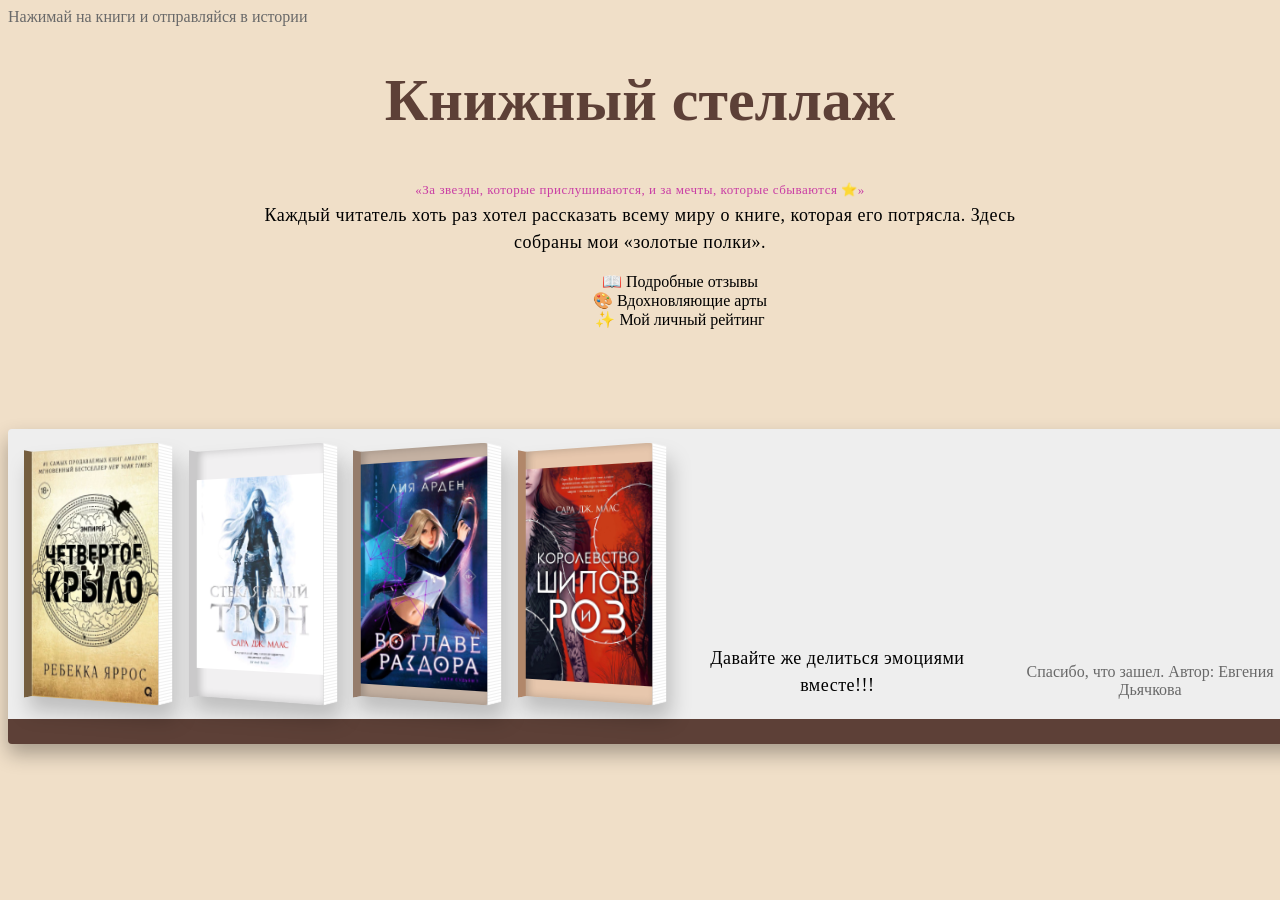
<file: index.html>
<!DOCTYPE html>
<html lang="ru"> <!-- Исправил lang -->
<head>
  <meta charset="UTF-8"> <!-- Хорошая привычка добавлять кодировку -->
  <title>Мой книжный шкаф</title>
  <link rel="stylesheet" href="first2.css"> <!-- Убедись, что файл CSS называется именно first.css -->
</head>
<body>

<header>Нажимай на книги и отправляйся в истории</header>
<h1>Книжный стеллаж</h1>
<p><q>За звезды, которые прислушиваются, и за мечты, которые сбываются &#11088</q></p>
<p>Каждый читатель хоть раз хотел рассказать всему миру о книге, которая его потрясла. Здесь собраны мои «золотые полки».</p>
 <ol>
   <ul>&#128214 Подробные отзывы</ul>
   <ul>&#127912 Вдохновляющие арты</ul>
   <ul>&#10024 Мой личный рейтинг</ul>
 </ol>  


<div class="shelf">
    <div class="scene">
        <div class="book">          
            <div class="side front">
               <a href="book1.empery.html" class="book-cover-link"> 
                  <img src="Ребекка Яррос «Четвертое крыло» — копия.jfif" alt="Цикл:Эмпирией" class="cover-img">
               </a>
            </div> 
            <div class="side spine"></div>
            <div class="side right"></div>
        </div> 
    </div> 


    <!-- Книга 2 -->
    <div class="scene">
        <div class="book">
           <div class="side front">
            <a href="book2.steclinn.html">
              <img src="Цикл _Стеклянный трон_ 2ч.jfif" alt="Цикл:Стеклянный трон" class="cover-img">
            </a>
        </div>
           <div class="side spine"></div>
           <div class="side right"></div>
        </div>
    </div>


    <!--4-->
     <div class="scene">
        <div class="book">
           <div class="side front">
            <a href="book3.4.voglave.html">
              <img src="Лия Арден «Во главе раздора» (обложка книги 2024) _ Bookglade.jfif" alt="Нити судьбы" class="cover-img">
            </a>
           </div>
           <div class="side spine"></div>
           <div class="side right"></div>
        </div>
    </div>

    <!-- Книга 5-->
    <div class="scene">
        <div class="book">
           <div class="side front">
            <a href="book4.5.kshir.html">
               <img src="Королевство шипов и роз Сара Маас книга чтение эстетика что почитать book read reading aesthetics.jfif" alt="Цикл:КШИР" class="cover-img"> 
            </a>
           </div>
           <div class="side spine"></div>
           <div class="side right"></div>
        </div>
    </div>

    <!-- Книга 6 
    <div class="scene">
        <div class="book">
           <div class="side front">Цикл:Алая королева</div>
           <div class="side spine"></div>
           <div class="side right"></div>
        </div>
    </div>
</div>-->
<div class="goread">
<p>Давайте же делиться эмоциями вместе!!!</p>
</div>
<footer>Спасибо, что зашел. Автор: Евгения Дьячкова </footer>
</body>
</html>
</file>
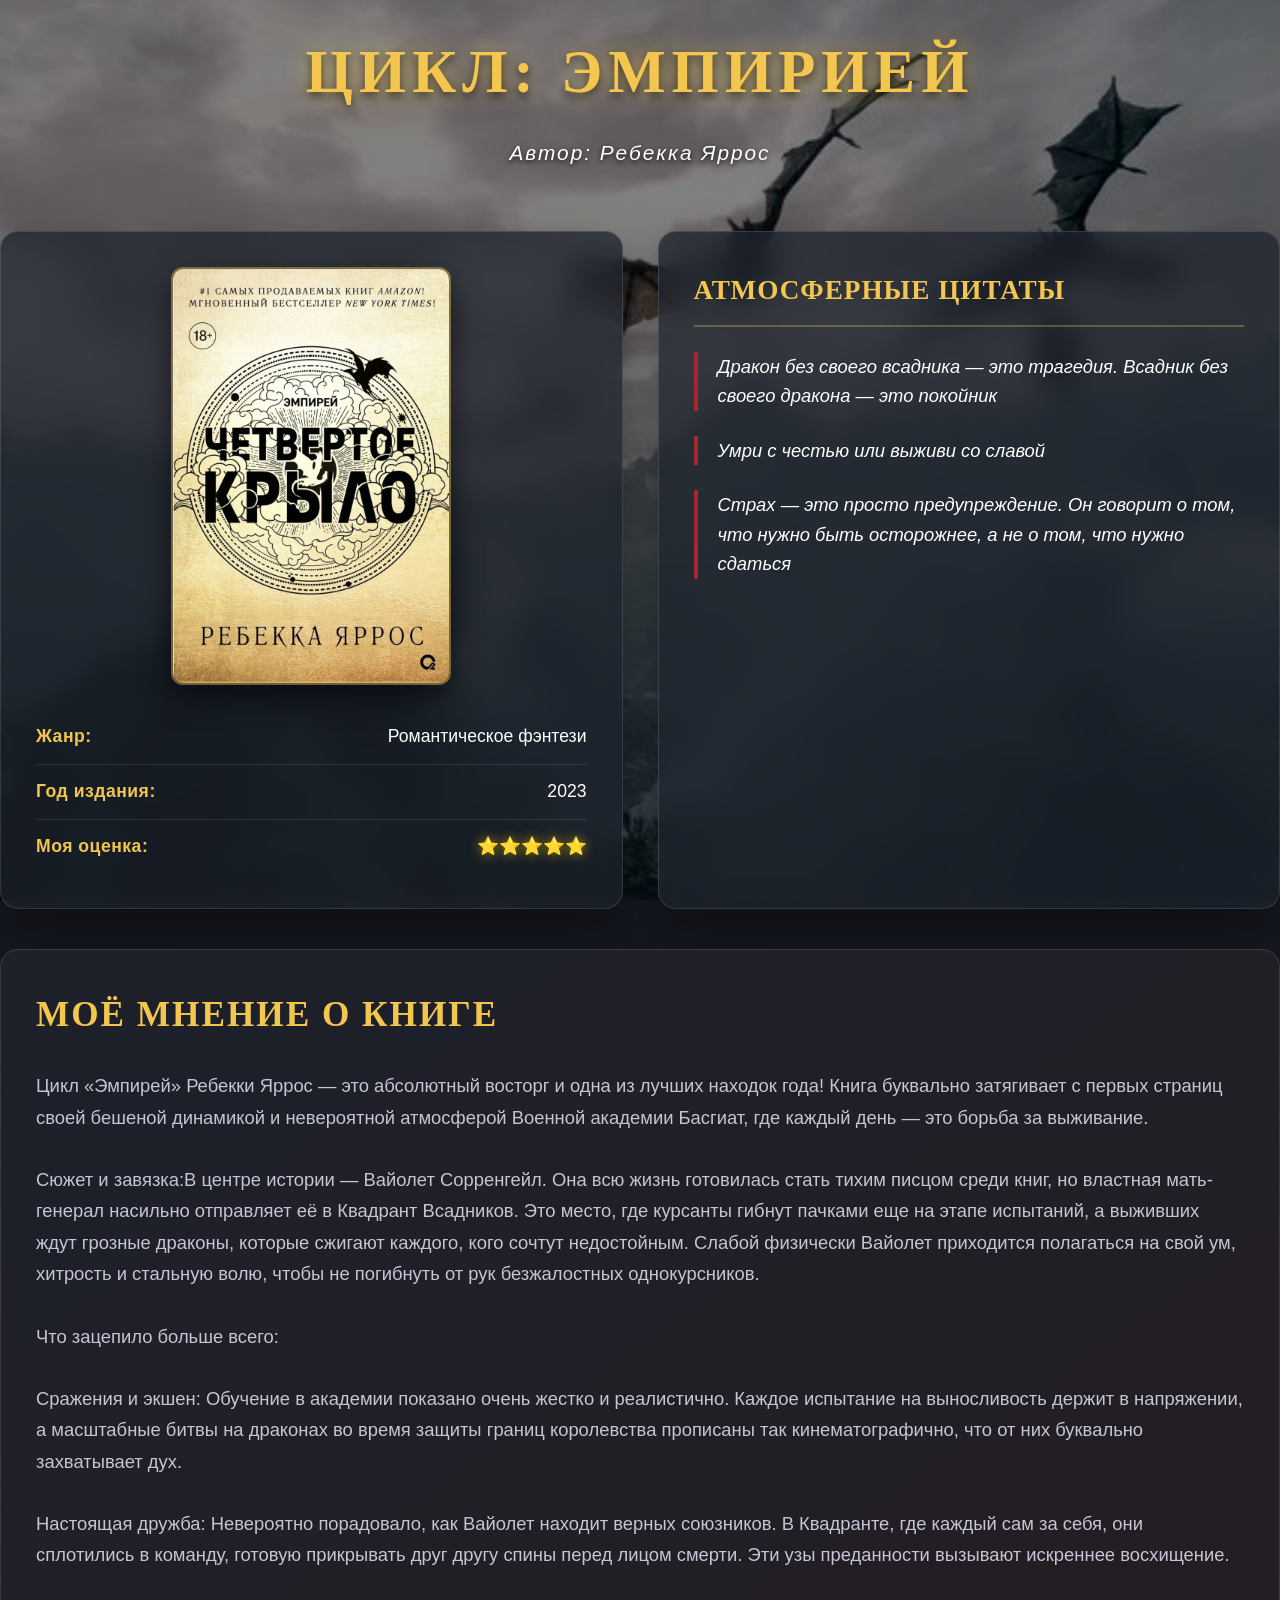
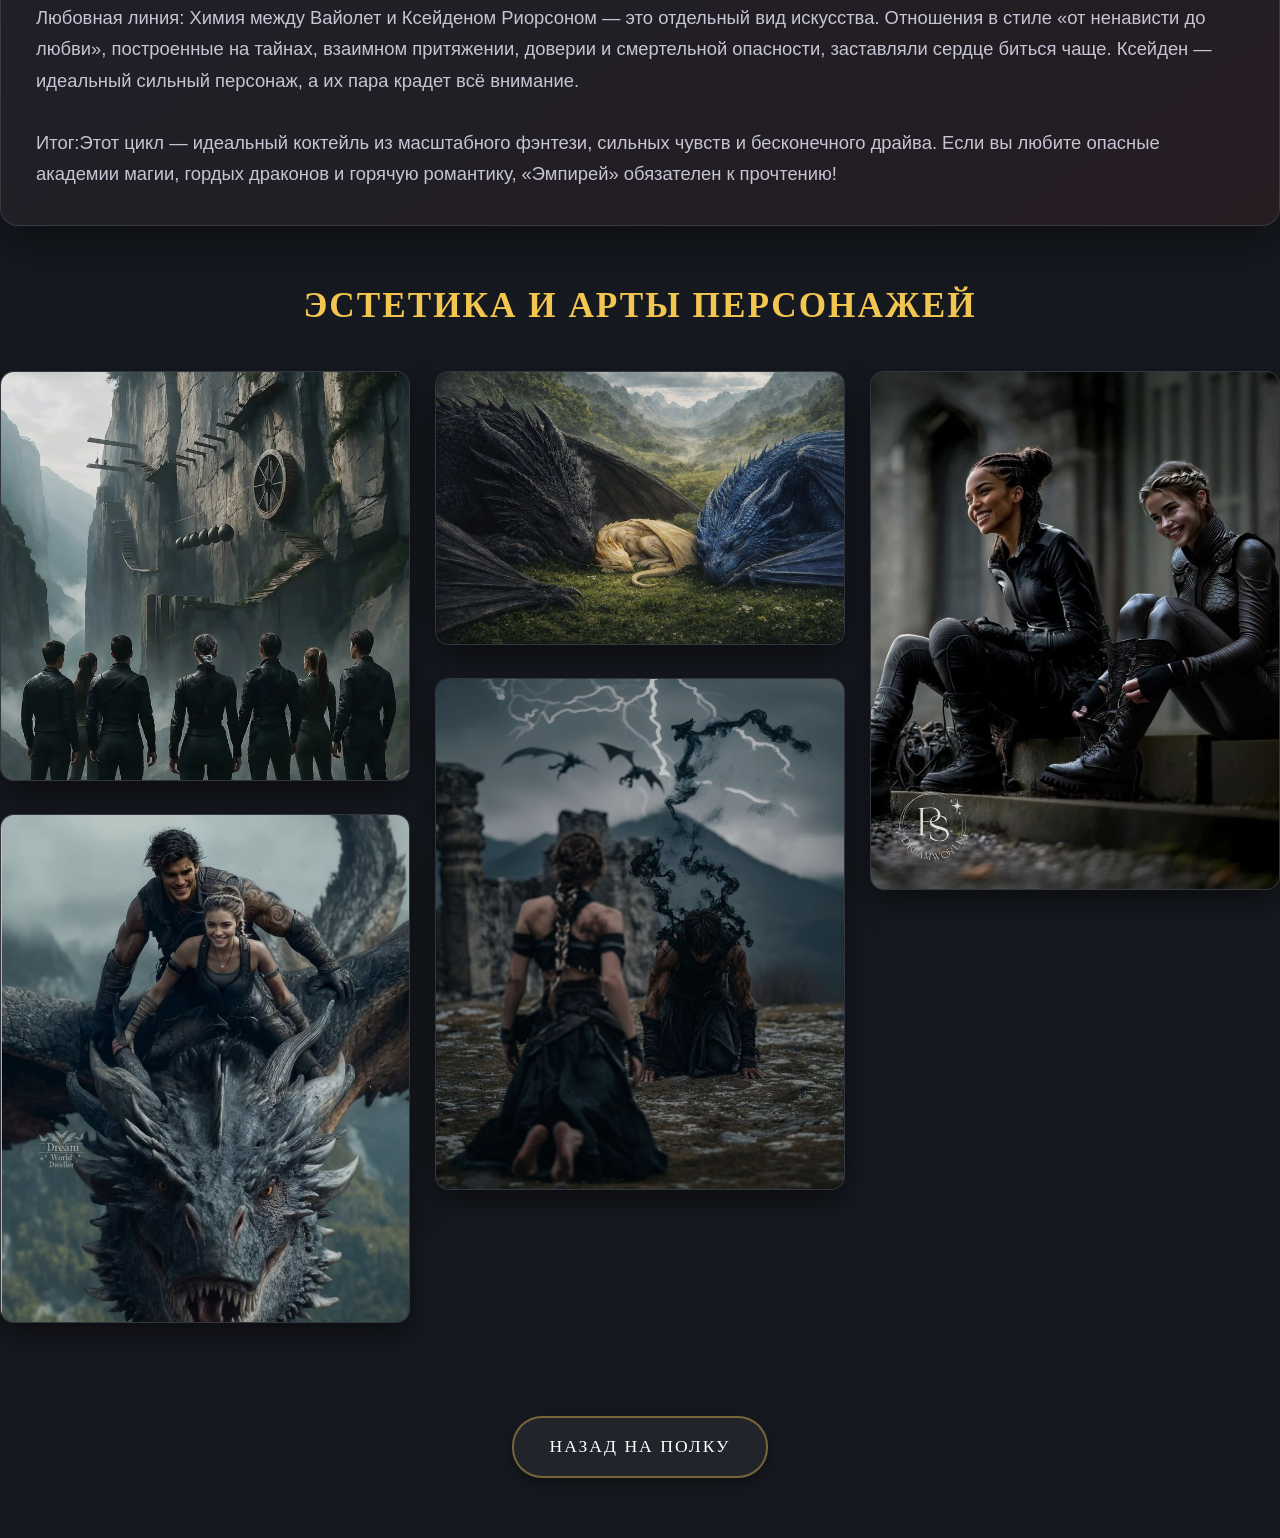
<file: book1.empery.html>
<!DOCTYPE html>
<html lang="ru"> 
<head>
  <meta charset="UTF-8">
  <meta name="viewport" content="width=device-width, initial-scale=1.0"> <!--Помогает сайту подстраиваться по экран-->
  <title>Эмпирией</title>
  <link rel="stylesheet" href="empiriaybook.css"> 
  
</head>
<body>
  <header class="head.baner">
    <div class="baner1" style="background-image: url('задний фон.jfif')"></div>
    <div class="baner.content">
      <h1>Цикл: Эмпирией</h1>
      <p>Автор: Ребекка Яррос</p>
    </div>
  </header>
  <main class="container"></main>
  <section class="info-grid"> <!--Создаю секции-->
  <!-- Карточка книги (Левая сторона) -->
  <div class="card book-passport">
    <img src="Ребекка Яррос «Четвертое крыло» — копия.jfif" alt="Обложка" class="review-cover">
    <ul class="specs-list">
      <li><strong>Жанр:</strong> Романтическое фэнтези</li>
      <li><strong>Год издания:</strong> 2023</li>
      <li><strong>Моя оценка:</strong> <span class="stars">⭐⭐⭐⭐⭐</span></li>
    </ul>
  </div>
    <!-- Карточка с цитатами (Правая сторона) -->
  <div class="card quotes-card">
    <h3>Атмосферные цитаты</h3>
    <q>Дракон без своего всадника — это трагедия. Всадник без своего дракона — это покойник</q>
    <q>Умри с честью или выживи со славой</q>
    <q>Страх — это просто предупреждение. Он говорит о том, что нужно быть осторожнее, а не о том, что нужно сдаться</q>
  </div>
</section>
<section class="card review-text-block">
  <h2>Моё мнение о книге</h2>
  <p>Цикл «Эмпирей» Ребекки Яррос — это абсолютный восторг и одна из лучших находок года! Книга буквально затягивает с первых страниц своей бешеной динамикой и невероятной атмосферой Военной академии Басгиат, где каждый день — это борьба за выживание.<br>
    Сюжет и завязка:В центре истории — Вайолет Сорренгейл. Она всю жизнь готовилась стать тихим писцом среди книг, но властная мать-генерал насильно отправляет её в Квадрант Всадников. Это место, где курсанты гибнут пачками еще на этапе испытаний, а выживших ждут грозные драконы, которые сжигают каждого, кого сочтут недостойным. Слабой физически Вайолет приходится полагаться на свой ум, хитрость и стальную волю, чтобы не погибнуть от рук безжалостных однокурсников.<br>
    Что зацепило больше всего:<br>
    Сражения и экшен: Обучение в академии показано очень жестко и реалистично. Каждое испытание на выносливость держит в напряжении, а масштабные битвы на драконах во время защиты границ королевства прописаны так кинематографично, что от них буквально захватывает дух.<br>
    Настоящая дружба: Невероятно порадовало, как Вайолет находит верных союзников. В Квадранте, где каждый сам за себя, они сплотились в команду, готовую прикрывать друг другу спины перед лицом смерти. Эти узы преданности вызывают искреннее восхищение.<br>
    Любовная линия: Химия между Вайолет и Ксейденом Риорсоном — это отдельный вид искусства. Отношения в стиле «от ненависти до любви», построенные на тайнах, взаимном притяжении, доверии и смертельной опасности, заставляли сердце биться чаще. Ксейден — идеальный сильный персонаж, а их пара крадет всё внимание.<br>
    Итог:Этот цикл — идеальный коктейль из масштабного фэнтези, сильных чувств и бесконечного драйва. Если вы любите опасные академии магии, гордых драконов и горячую романтику, «Эмпирей» обязателен к прочтению!</p>
</section>
<section class="gallery-block">
  <h2>Эстетика и арты персонажей</h2>
  <div class="pinterest-gallery">
    <div class="gallery-item"><img src="Fourth Wing Gauntlet.jfif" alt="Арт 1"></div>
    <div class="gallery-item"><img src="Violet, Xaden and Tairn.jfif" alt="Арт 2"></div>
    <div class="gallery-item"><img src="_Magia en Basgiath_.jfif" alt="Арт 3"></div>
    <div class="gallery-item"><img src="Xaden e Violet.jfif" alt="Арт 4"></div>
    <div class="gallery-item"><img src="дружба.jfif" alt="Арт 5"></div>
  </div>
</section>
<a href="index.html" class="light-back-link">Назад на полку</a>
</body>
</html>
</file>
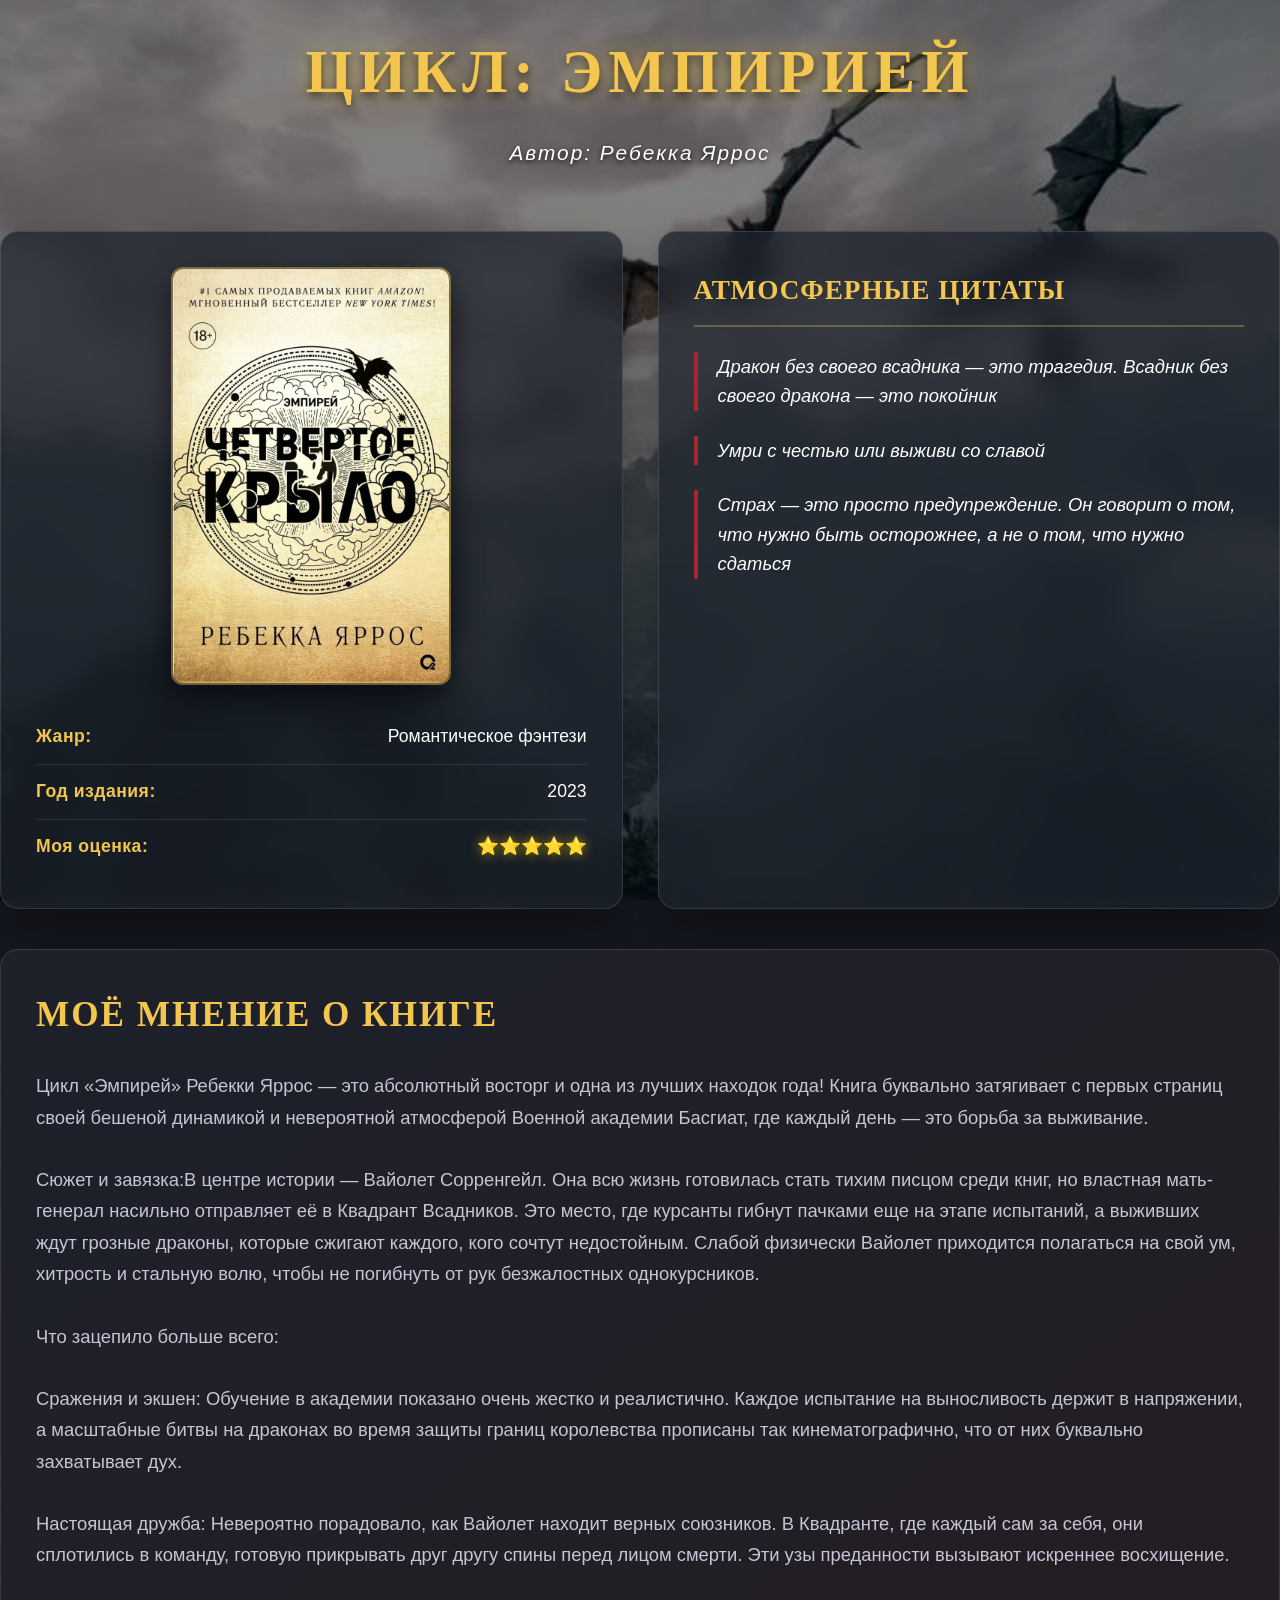
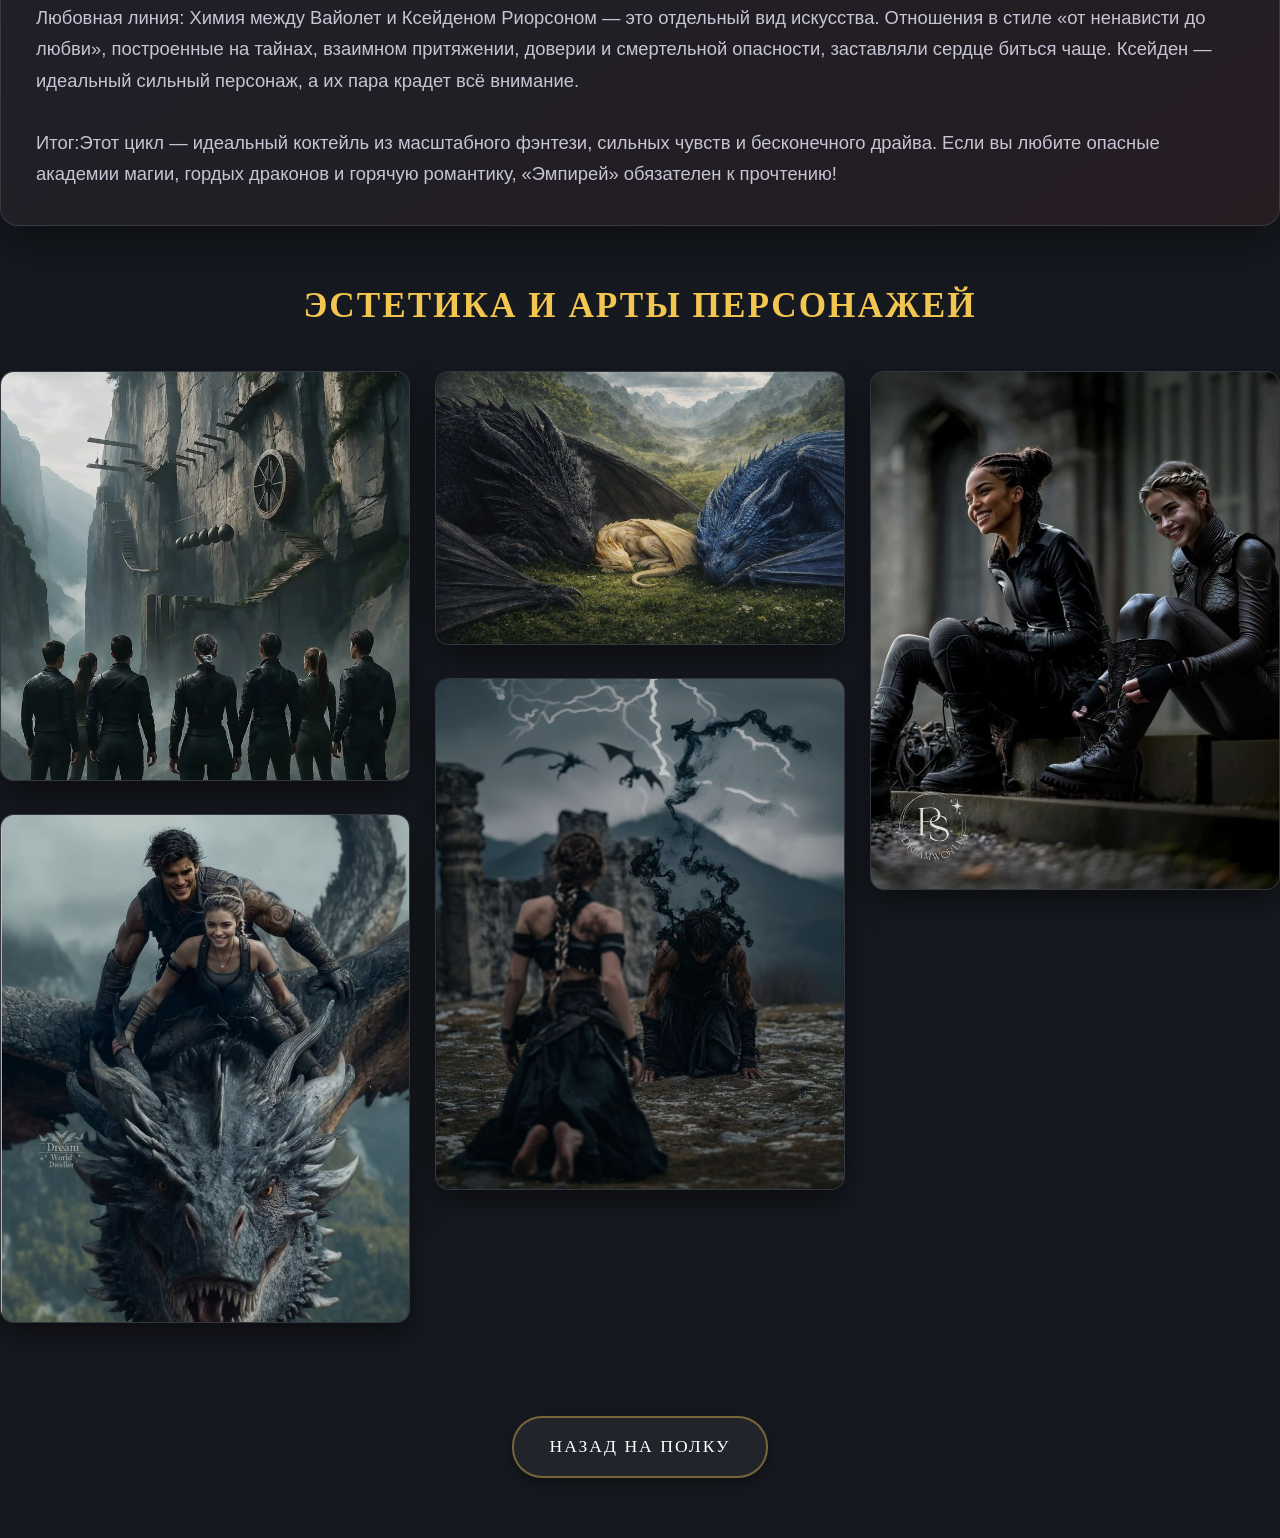
<file: book1.empery2.html>
<!DOCTYPE html>
<html lang="ru"> 
<head>
  <meta charset="UTF-8">
  <meta name="viewport" content="width=device-width, initial-scale=1.0"> <!--Помогает сайту подстраиваться по экран-->
  <title>Эмпирией</title>
  <link rel="stylesheet" href="empiriaybook.css"> 
  
</head>
<body>
  <header class="head.baner">
    <div class="baner1" style="background-image: url('задний фон.jfif')"></div>
    <div class="baner.content">
      <h1>Цикл: Эмпирией</h1>
      <p>Автор: Ребекка Яррос</p>
    </div>
  </header>
  <main class="container"></main>
  <section class="info-grid"> <!--Создаю секции-->
  <!-- Карточка книги (Левая сторона) -->
  <div class="card book-passport">
    <img src="Ребекка Яррос «Четвертое крыло» — копия.jfif" alt="Обложка" class="review-cover">
    <ul class="specs-list">
      <li><strong>Жанр:</strong> Романтическое фэнтези</li>
      <li><strong>Год издания:</strong> 2023</li>
      <li><strong>Моя оценка:</strong> <span class="stars">⭐⭐⭐⭐⭐</span></li>
    </ul>
  </div>
    <!-- Карточка с цитатами (Правая сторона) -->
  <div class="card quotes-card">
    <h3>Атмосферные цитаты</h3>
    <q>Дракон без своего всадника — это трагедия. Всадник без своего дракона — это покойник</q>
    <q>Умри с честью или выживи со славой</q>
    <q>Страх — это просто предупреждение. Он говорит о том, что нужно быть осторожнее, а не о том, что нужно сдаться</q>
  </div>
</section>
<section class="card review-text-block">
  <h2>Моё мнение о книге</h2>
  <p>Цикл «Эмпирей» Ребекки Яррос — это абсолютный восторг и одна из лучших находок года! Книга буквально затягивает с первых страниц своей бешеной динамикой и невероятной атмосферой Военной академии Басгиат, где каждый день — это борьба за выживание.<br>
    Сюжет и завязка:В центре истории — Вайолет Сорренгейл. Она всю жизнь готовилась стать тихим писцом среди книг, но властная мать-генерал насильно отправляет её в Квадрант Всадников. Это место, где курсанты гибнут пачками еще на этапе испытаний, а выживших ждут грозные драконы, которые сжигают каждого, кого сочтут недостойным. Слабой физически Вайолет приходится полагаться на свой ум, хитрость и стальную волю, чтобы не погибнуть от рук безжалостных однокурсников.<br>
    Что зацепило больше всего:<br>
    Сражения и экшен: Обучение в академии показано очень жестко и реалистично. Каждое испытание на выносливость держит в напряжении, а масштабные битвы на драконах во время защиты границ королевства прописаны так кинематографично, что от них буквально захватывает дух.<br>
    Настоящая дружба: Невероятно порадовало, как Вайолет находит верных союзников. В Квадранте, где каждый сам за себя, они сплотились в команду, готовую прикрывать друг другу спины перед лицом смерти. Эти узы преданности вызывают искреннее восхищение.<br>
    Любовная линия: Химия между Вайолет и Ксейденом Риорсоном — это отдельный вид искусства. Отношения в стиле «от ненависти до любви», построенные на тайнах, взаимном притяжении, доверии и смертельной опасности, заставляли сердце биться чаще. Ксейден — идеальный сильный персонаж, а их пара крадет всё внимание.<br>
    Итог:Этот цикл — идеальный коктейль из масштабного фэнтези, сильных чувств и бесконечного драйва. Если вы любите опасные академии магии, гордых драконов и горячую романтику, «Эмпирей» обязателен к прочтению!</p>
</section>
<section class="gallery-block">
  <h2>Эстетика и арты персонажей</h2>
  <div class="pinterest-gallery">
    <div class="gallery-item"><img src="Fourth Wing Gauntlet.jfif" alt="Арт 1"></div>
    <div class="gallery-item"><img src="Violet, Xaden and Tairn.jfif" alt="Арт 2"></div>
    <div class="gallery-item"><img src="Magia en Basgiath.jfif" alt="Арт 3"></div>
    <div class="gallery-item"><img src="Xaden e Violet.jfif" alt="Арт 4"></div>
    <div class="gallery-item"><img src="дружба.jfif" alt="Арт 5"></div>
  </div>
</section>
<a href="index.html" class="light-back-link">Назад на полку</a>
</body>
</html>
</file>
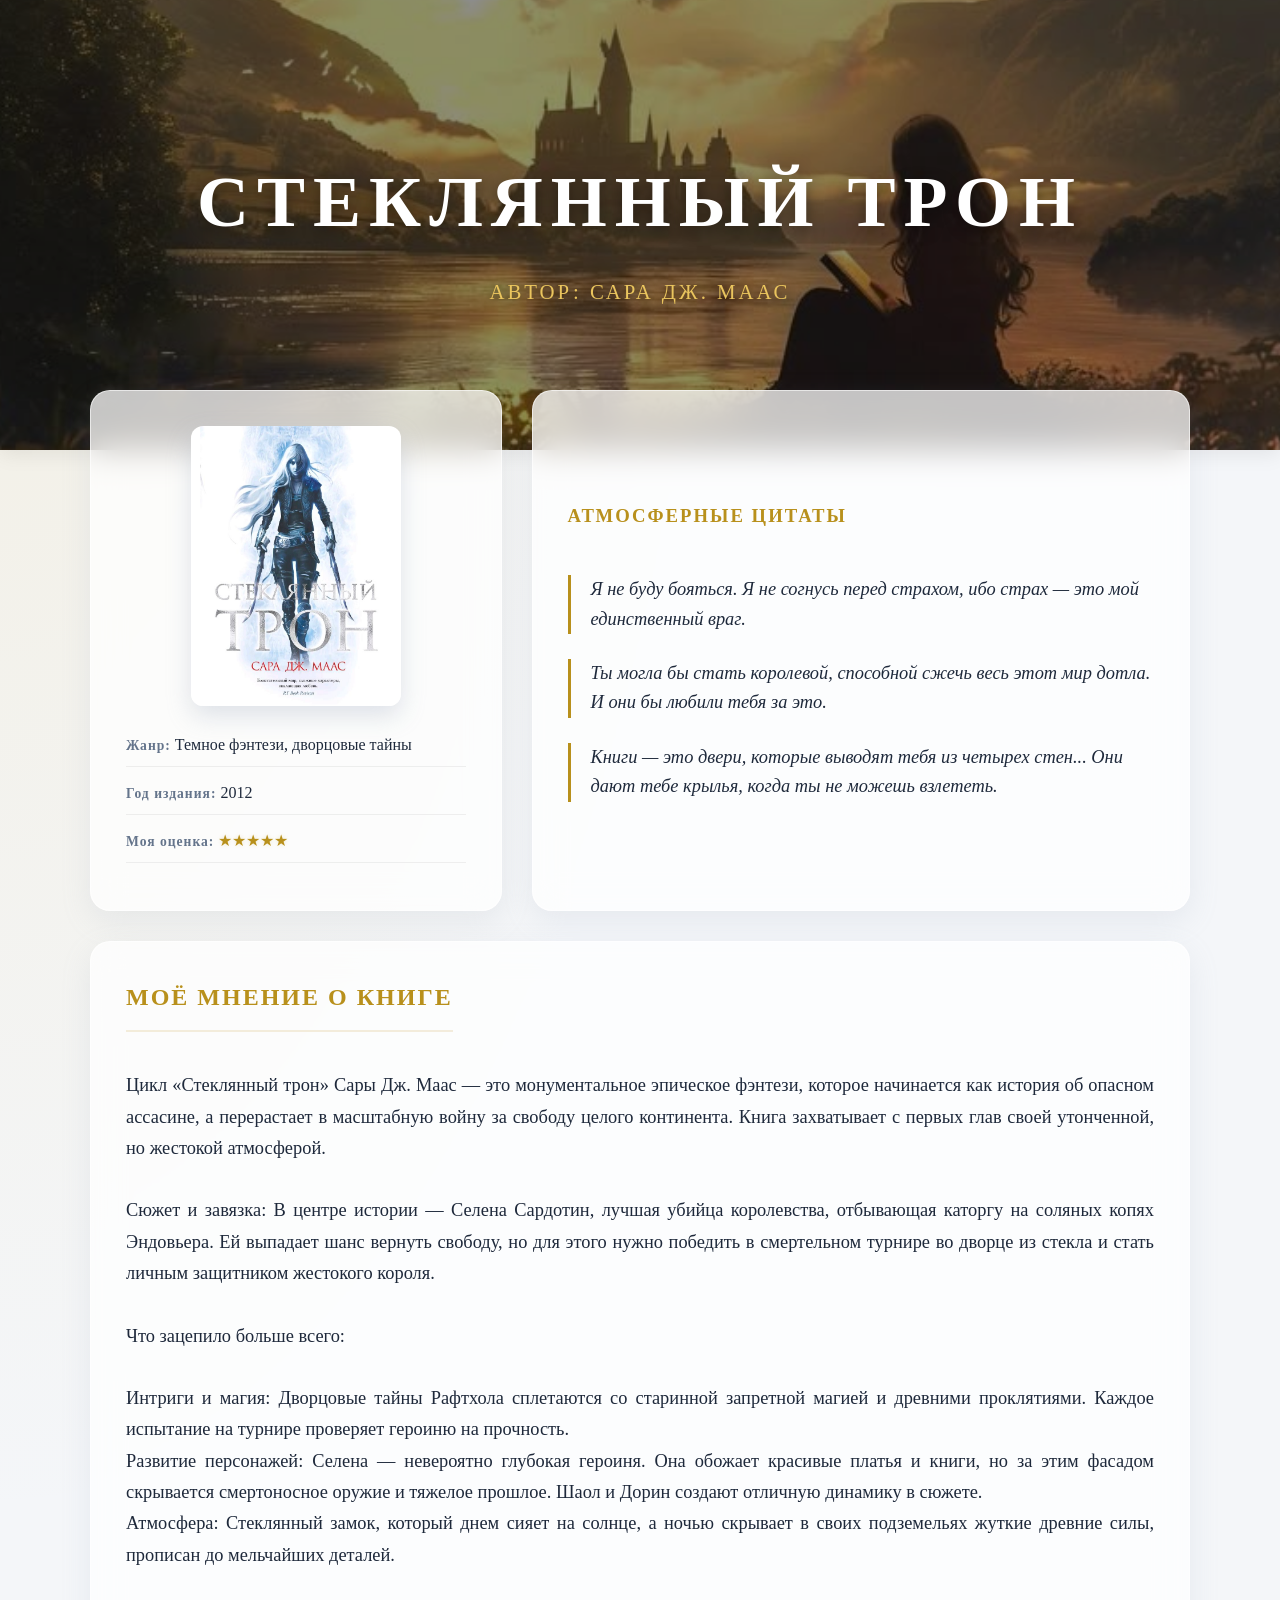
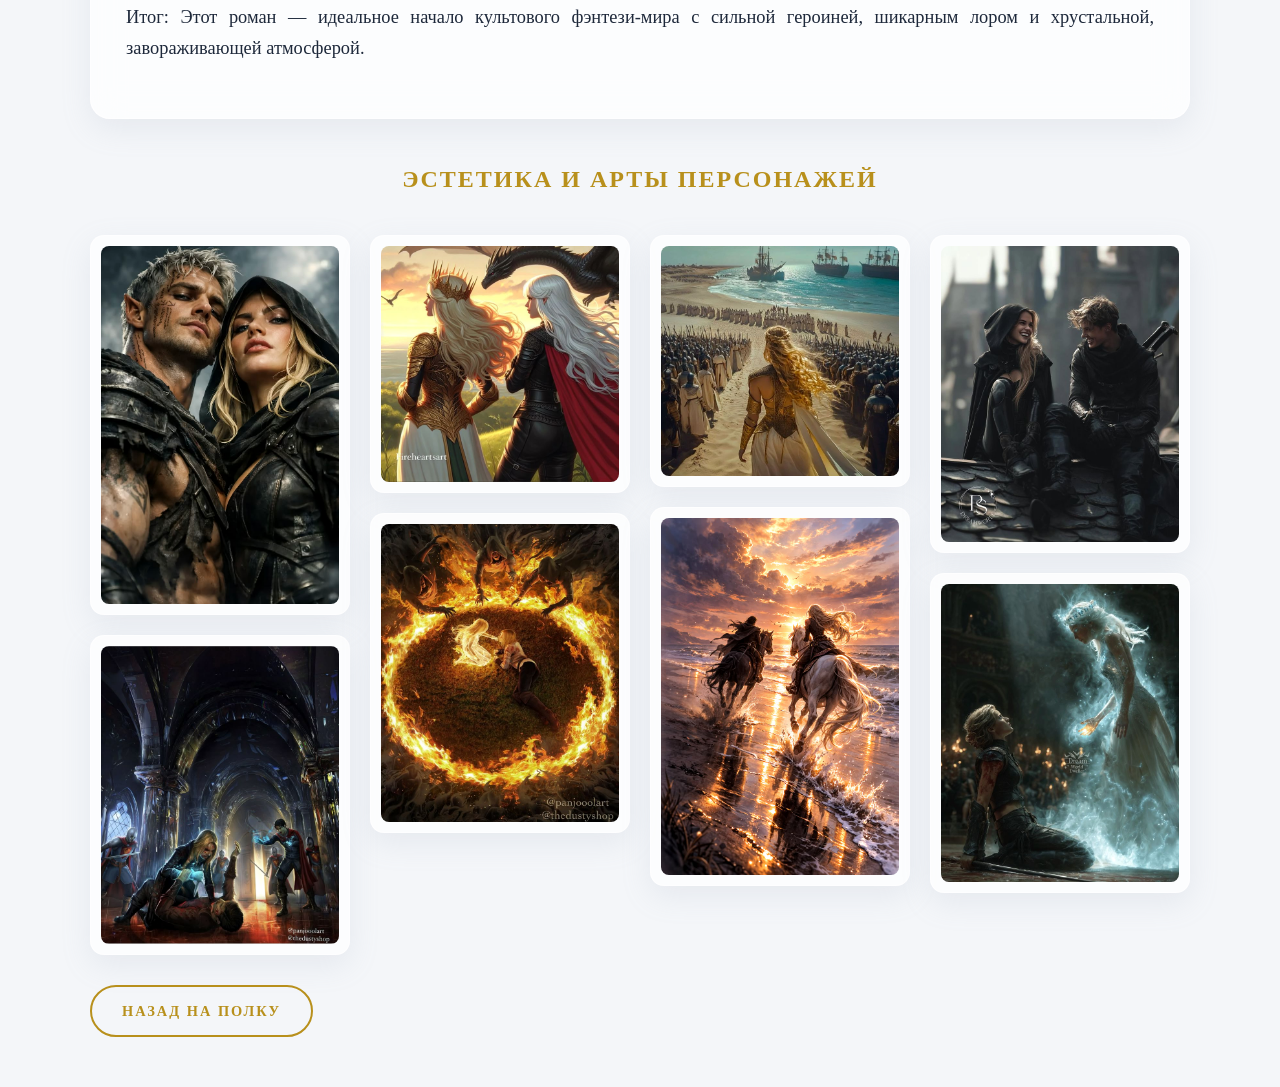
<file: book2.steclinn.html>
<!DOCTYPE html>
<html lang="ru">
<head>
  <meta charset="UTF-8">
  <meta name="viewport" content="width=device-width, initial-scale=1.0"> <!--Помогает сайту подстраиваться по экран-->
  <title>Стеклянный Трон</title>
  <!-- Путь к вашему монолитному CSS-файлу -->
  <link rel="stylesheet" href="steclaanntronbook.css">
</head>
<body>

  <header class="head baner">
    <!-- Путь к новой фоновой картинке (например, замок Оринфа, лед или темный дворец) -->
    <div class="baner1" style="background-image: url('терасен фон.jfif')"></div>
    <div class="baner content">
      <h1>Стеклянный Трон</h1>
      <p>Автор: Сара Дж. Маас</p>
    </div>
  </header>

  <main class="container">
    
    <section class="info-grid"> <!--Создаю секции-->
      
      <!-- Карточка книги (Левая сторона) -->
      <div class="card book-passport">
        <!-- Новая обложка книги Стеклянный Трон -->
        <img src="Цикл _Стеклянный трон_ 2ч.jfif" alt="Обложка" class="review-cover">
        <ul class="specs-list">
          <li><strong>Жанр:</strong> Темное фэнтези, дворцовые тайны</li>
          <li><strong>Год издания:</strong> 2012</li>
          <li><strong>Моя оценка:</strong> <span class="stars">★★★★★</span></li>
        </ul>
      </div>

      <!-- Карточка с цитатами (Правая сторона) -->
      <div class="card quotes-card">
        <h3>Атмосферные цитаты</h3>
        <q>Я не буду бояться. Я не согнусь перед страхом, ибо страх — это мой единственный враг.</q>
        <q>Ты могла бы стать королевой, способной сжечь весь этот мир дотла. И они бы любили тебя за это.</q>
        <q>Книги — это двери, которые выводят тебя из четырех стен... Они дают тебе крылья, когда ты не можешь взлететь.</q>
      </div>

    </section>

    <!-- Блок рецензии -->
    <section class="card review-text-block">
      <h2>Моё мнение о книге</h2>
      <p>Цикл «Стеклянный трон» Сары Дж. Маас — это монументальное эпическое фэнтези, которое начинается как история об опасном ассасине, а перерастает в масштабную войну за свободу целого континента. Книга захватывает с первых глав своей утонченной, но жестокой атмосферой.

      Сюжет и завязка: В центре истории — Селена Сардотин, лучшая убийца королевства, отбывающая каторгу на соляных копях Эндовьера. Ей выпадает шанс вернуть свободу, но для этого нужно победить в смертельном турнире во дворце из стекла и стать личным защитником жестокого короля.

      Что зацепило больше всего:<br>
      Интриги и магия: Дворцовые тайны Рафтхола сплетаются со старинной запретной магией и древними проклятиями. Каждое испытание на турнире проверяет героиню на прочность.
      Развитие персонажей: Селена — невероятно глубокая героиня. Она обожает красивые платья и книги, но за этим фасадом скрывается смертоносное оружие и тяжелое прошлое. Шаол и Дорин создают отличную динамику в сюжете.
      Атмосфера: Стеклянный замок, который днем сияет на солнце, а ночью скрывает в своих подземельях жуткие древние силы, прописан до мельчайших деталей.

      Итог: Этот роман — идеальное начало культового фэнтези-мира с сильной героиней, шикарным лором и хрустальной, завораживающей атмосферой.</p>
    </section>

    <!-- Галерея в стиле Pinterest -->
    <section class="gallery-block">
      <h2>Эстетика и арты персонажей</h2>
      <div class="pinterest-gallery">
        <!-- Замените пути ниже на новые скачанные арты по Стеклянному Трону -->
        <div class="gallery-item"><img src="аэлина и рован.jfif" alt="Арт 1"></div>
        <div class="gallery-item"><img src="битва.jfif" alt="Арт 2"></div>
        <div class="gallery-item"><img src="манона и аэлин.jfif" alt="Арт 3"></div>
        <div class="gallery-item"><img src="Aelin Galathynius - Heir of Fire [ToG].jfif" alt="Арт 4"></div>
        <div class="gallery-item"><img src="выход.jfif" alt="Арт 5"></div>
        <div class="gallery-item"><img src="Ansel y Celaena.jfif" alt="Арт 6"></div>
        <div class="gallery-item"><img src="Sam and Celaena - Throne of Glass.jfif"" alt="Арт 7"></div>
        <div class="gallery-item"><img src="колени.jfif" alt="Арт 8"></div>
      </div>
    </section>

    <!-- Ссылка возврата -->
    <a href="index.html" class="light-back-link">Назад на полку</a>

  </main>

</body>
</html>
</file>
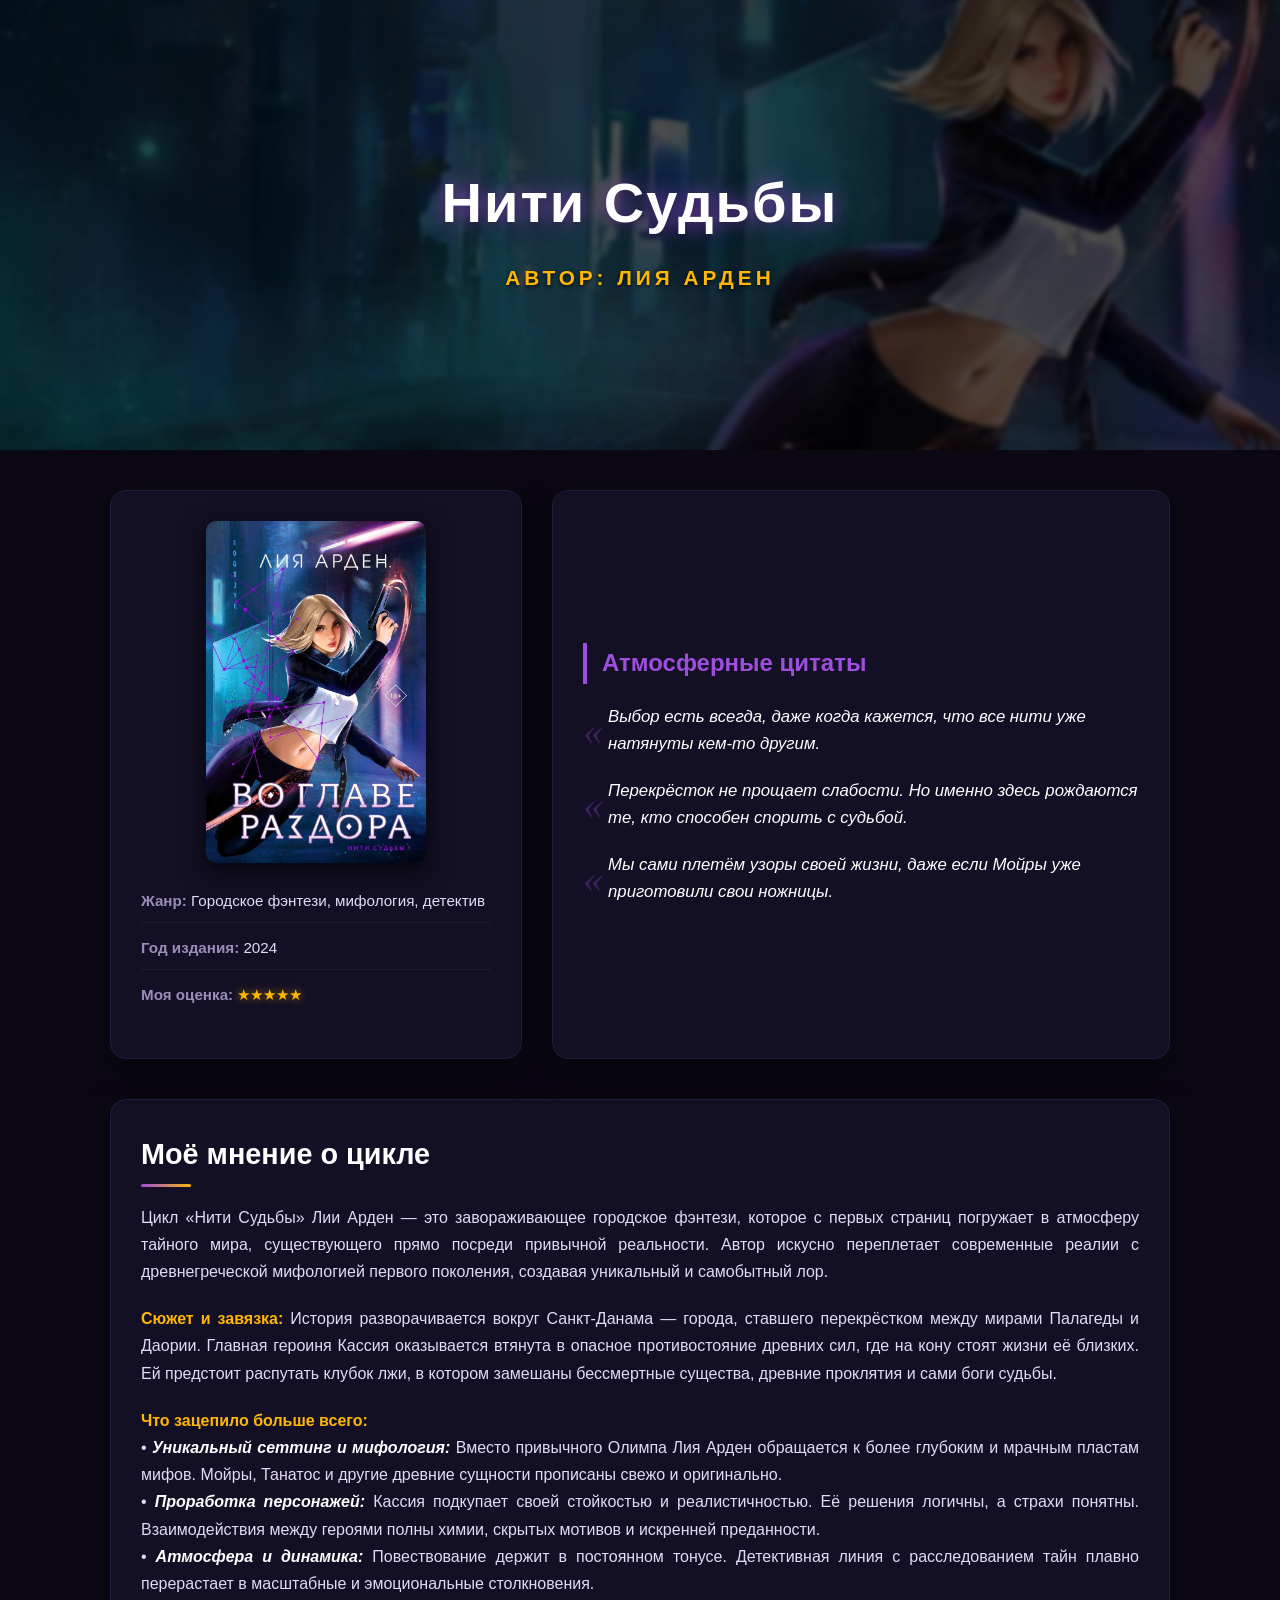
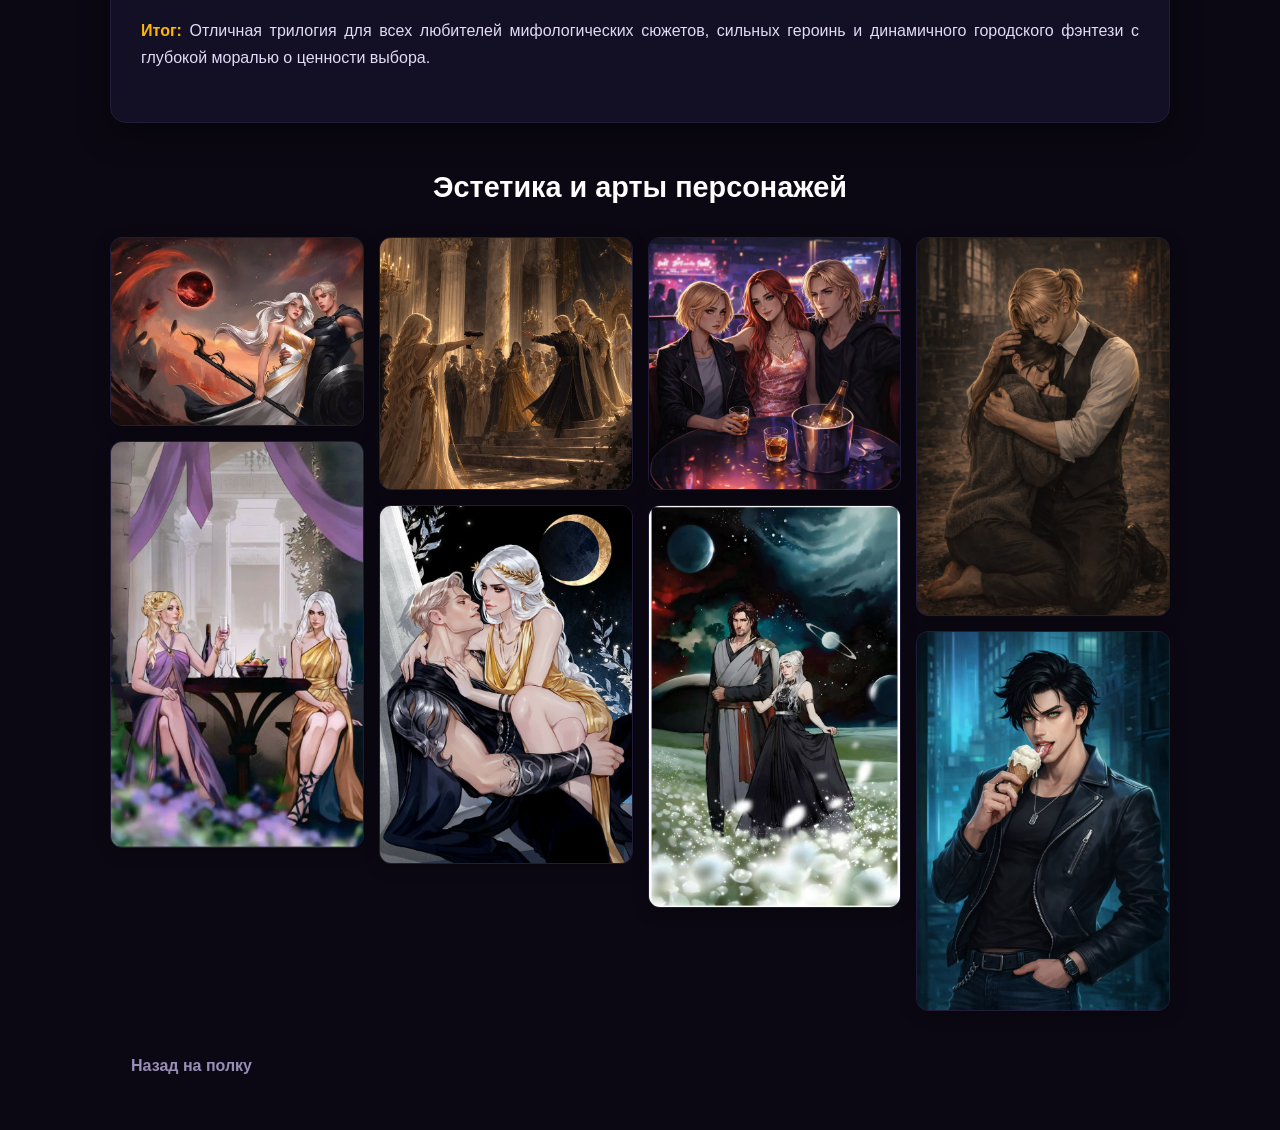
<file: book3.4.voglave.html>
<!DOCTYPE html>
<html lang="ru">
<head>
  <meta charset="UTF-8">
  <meta name="viewport" content="width=device-width, initial-scale=1.0"> <!--Помогает сайту подстраиваться под экран-->
  <title>Нити Судьбы — Лия Арден</title>
  <!-- Путь к вашему монолитному CSS-файлу -->
  <link rel="stylesheet" href="voglaverathdorabook3.css">
</head>
<body>

  <header class="head banner">
    <!-- Фоновое изображение: Перекресток миров, Санкт-Данам или неоновые нити -->
    <div class="banner1" style="background-image: url('фонвоглаве.jfif')"></div>
    <div class="banner-content">
      <h1>Нити Судьбы</h1>
      <p>Автор: Лия Арден</p>
    </div>
  </header>

  <main class="container">
    
    <section class="info-grid"> <!--Создаю секции-->
      
      <!-- Карточка книги (Левая сторона) -->
      <div class="card book-passport">
        <!-- Обложка первой или общей книги цикла -->
        <img src="Лия Арден «Во главе раздора» (обложка книги 2024) _ Bookglade.jfif" alt="Обложка цикла" class="review-cover">
        <ul class="specs-list">
          <li><strong>Жанр:</strong> Городское фэнтези, мифология, детектив</li>
          <li><strong>Год издания:</strong> 2024</li>
          <li><strong>Моя оценка:</strong> <span class="stars">★★★★★</span></li>
        </ul>
      </div>

      <!-- Карточка с цитатами (Правая сторона) -->
      <div class="card quotes-card">
        <h3>Атмосферные цитаты</h3>
        <q>Выбор есть всегда, даже когда кажется, что все нити уже натянуты кем-то другим.</q>
        <q>Перекрёсток не прощает слабости. Но именно здесь рождаются те, кто способен спорить с судьбой.</q>
        <q>Мы сами плетём узоры своей жизни, даже если Мойры уже приготовили свои ножницы.</q>
      </div>

    </section>

    <!-- Блок рецензии -->
    <section class="card review-text-block">
      <h2>Моё мнение о цикле</h2>
      <p>Цикл «Нити Судьбы» Лии Арден — это завораживающее городское фэнтези, которое с первых страниц погружает в атмосферу тайного мира, существующего прямо посреди привычной реальности. Автор искусно переплетает современные реалии с древнегреческой мифологией первого поколения, создавая уникальный и самобытный лор.</p>
      
      <p><strong>Сюжет и завязка:</strong> История разворачивается вокруг Санкт-Данама — города, ставшего перекрёстком между мирами Палагеды и Даории. Главная героиня Кассия оказывается втянута в опасное противостояние древних сил, где на кону стоят жизни её близких. Ей предстоит распутать клубок лжи, в котором замешаны бессмертные существа, древние проклятия и сами боги судьбы.</p>

      <p><strong>Что зацепило больше всего:</strong><br>
      • <em>Уникальный сеттинг и мифология:</em> Вместо привычного Олимпа Лия Арден обращается к более глубоким и мрачным пластам мифов. Мойры, Танатос и другие древние сущности прописаны свежо и оригинально.<br>
      • <em>Проработка персонажей:</em> Кассия подкупает своей стойкостью и реалистичностью. Её решения логичны, а страхи понятны. Взаимодействия между героями полны химии, скрытых мотивов и искренней преданности.<br>
      • <em>Атмосфера и динамика:</em> Повествование держит в постоянном тонусе. Детективная линия с расследованием тайн плавно перерастает в масштабные и эмоциональные столкновения.</p>

      <p><strong>Итог:</strong> Отличная трилогия для всех любителей мифологических сюжетов, сильных героинь и динамичного городского фэнтези с глубокой моралью о ценности выбора.</p>
    </section>

    <!-- Галерея в стиле Pinterest -->
    <section class="gallery-block">
      <h2>Эстетика и арты персонажей</h2>
      <div class="pinterest-gallery">
        <div class="gallery-item"><img src="закат.jfif" alt="Кассия и Кай"></div>
        <div class="gallery-item"><img src="Ойзис и Кассия «Во главе Кошмаров».jfif" alt="Санкт-Данам"></div>
        <div class="gallery-item"><img src="📚Кассия _ Во главе раздора _ Лия Арден.jfif" alt="Нити Судьбы"></div>
        <div class="gallery-item"><img src="чувства.jfif" alt="Мир Палагеда"></div>
        <div class="gallery-item"><img src="📚Во главе раздора _ Лия Арден.jfif" alt="Мир Даория"></div>
        <div class="gallery-item"><img src="Гипнос и Кассия.jfif" alt="боги"></div>
        <div class="gallery-item"><img src="Иво и Пандея _ «Во главе обмана» _ Fantasy Characters.jfif" alt="Иво и Пандея"></div>
        <div class="gallery-item"><img src="Элион _ «Во главе раздора» _ Fantasy Character _ Dark Fantasy Art.jfif" alt="Элион"></div>
      </div>
    </section>

    <!-- Ссылка возврата -->
    <a href="index.html" class="light-back-link">Назад на полку</a>

  </main>
</body>
</html>
</file>
<file: first2.css>
body {
  
  background-color: #f0dfc8;

}
header{
  color: dimgray;
}
h1 {
  text-align: center;
  font-weight: 600;
  font-family: 'Caveat', cursive;
  font-size: 60px;
  color: #5d4037

}
q{
  font-size: small;
  text-align: center;
  line-height: 1.1;
  color: #c93da4;
}
ol{
  text-align: center;
  font-family: 'Forum', serif;
}
p{
  font-family: 'Forum', serif; /* Шрифт с античными пропорциями, очень воздушный */
  font-size: 18px;
  line-height: 1.5;
  letter-spacing: 0.5px;
  text-align: center;
  max-width: 800px;
  margin: 0 auto
}
.goread{
  text-align: center;
}
.scene {
    width: 160px;
    height: 250px;
    perspective: 1000px;
    /* Тень на полке под книгой */
    filter: drop-shadow(5px 15px 10px rgba(0,0,0,0.2));
}


.book {
  width: 100%;
  height: 100%;
  position: relative;
  transform-style: preserve-3d;
  transition: transform 0.7s ease;
  /* Изначально чуть поворачиваем, чтобы видеть объем */
  transform: rotateY(-30deg); 
}

.side {
  position: absolute;
  width: 100%;
  height: 100%;
  display: flex;
  align-items: center;
  justify-content: center;
  color: white;
  font-family: sans-serif;
  font-weight: bold;
}

/* ОБЛОЖКА: Теперь с градиентом вместо картинки (для надежности) */
.front {
  background: linear-gradient(45deg, #9e7359, #755845);
  transform: rotateY(0deg) translateZ(15px); 
  z-index: 2;
  border-radius: 0 3px 3px 0;
  box-shadow: inset 4px 0 10px rgba(0,0,0,0.2);
}

/* СРЕЗ СТРАНИЦ: Та самая белая часть справа */
.right {
  width: 30px; /* Толщина книги */
  height: 100%;
  background: #fff;
  /* Рисуем тонкие линии, имитирующие листы бумаги */
  background-image: repeating-linear-gradient(0deg, #f0f0f0 0px, #f0f0f0 1px, transparent 1px, transparent 3px);
  right: -15px; /* Сдвигаем на край */
  transform: rotateY(90deg);
  position: absolute;
}

.shelf {
    display: flex;
    justify-content: center;
    flex-direction: row; 
    align-items: flex-end; /* Чтобы книги "стояли" на нижней границе */
    gap: 20px;
    padding: 20px;
    margin-top: 100px;
    width: 100%;
    
    /* РИСУЕМ ПОЛКУ */
    border-bottom: 25px solid #5d4037; /* Коричневая доска */
    border-radius: 4px;
    
    /* ТЕНЬ под полкой для объема */
    box-shadow: 0 10px 20px rgba(0,0,0,0.3);
    
    /* Фон для стены за полкой (по желанию) */
    background-color: #eee;
}




/* КОРЕШОК */
.spine {
  background: #755e3f; /* Сделал чуть темнее для контраста */
  width: 30px; /* Толщина книги */
  height: 100%;
  left: 0; /* Прижимаем к левому краю */
  /* Поворачиваем боком И сдвигаем его вглубь, чтобы он соединился с обложкой */
  transform: rotateY(-90deg) translateZ(0px); 
  transform-origin: left;
}
footer{
  color: dimgrey;
  text-align: center;
}


.scene:hover .book {
  /* rotateY(0) — разворачиваем лицом
     scale(1.1) — чуть увеличиваем
     translateZ(50px) — выдвигаем вперед на пользователя
     translateY(-20px) — приподнимаем вверх */
  transform: rotateY(0deg) scale(1.1) translateZ(50px) translateY(-20px);
}

/* Абсолютное позиционирование для ссылки, чтобы она заняла всю обложку */
.book-cover-link {
    display: block;
    width: 100%;
    height: 100%;
    position: absolute;
    top: 0;
    left: 0;
    z-index: 10; /* Поднимает ссылку над другими элементами для клика */
}

/* Настройка адаптивности картинки */
.cover-img {
    width: 100%;
    height: 100%;
    object-fit: fill; /* Растягивает обложку ровно по границам блока 3D-книги */
    display: block;
    border: none;
}

/* Убираем возможное влияние overflow у родительских элементов обложки */
.side.front {
    overflow: hidden;
}

/* Вторая книга будет фиолетовой */
.scene:nth-child(2) .front { background: #f1f0f1; }
.scene:nth-child(2) .spine { background: #cac9ca; }

/* Третья книга будет оранжевой */
.scene:nth-child(3) .front { background: #c4b1a2; }
.scene:nth-child(3) .spine { background: #967d6c; }

.scene:nth-child(4) .front { background: #e7c7ad; }
.scene:nth-child(4) .spine { background: #b1876a; }

.scene:nth-child(5) .front { background: #8f735e; }
.scene:nth-child(5) .spine { background: #5e4d42; }

.scene:nth-child(6) .front { background: #f8cdf1; }
.scene:nth-child(6) .spine { background: #bb9ab2; }
</file>
<file: empiriaybook.css>
/* ==========================================================================
   1. ОБЩИЕ НАСТРОЙКИ И ЦВЕТОВАЯ ПАЛИТРА (ЭМПИРИЕЙ)
   ========================================================================== */


:root {
  /* Новый, более светлый и контрастный фон: благородный темно-серый с синеватым отливом */
  --bg-dark: #161920;        
  /* Карточки теперь светлее и контрастнее, с выраженным эффектом матового стекла */
  --bg-card: rgba(30, 35, 45, 0.75); 
  --accent-gold: #f3c64f;    /* Яркое, светящееся золото Клейма */
  --accent-crimson: #a62632; /* Насыщенный багряный для цитат */
  --text-light: #ffffff;     /* Чистый белый для идеальной читаемости */
  --text-muted: #c5c5d5;     /* Более светлый серый для описаний */
  --font-title: 'Cinzel', 'Georgia', serif; 
  --font-body: 'Inter', 'Arial', sans-serif;
  --transition: all 0.4s cubic-bezier(0.25, 0.8, 0.25, 1);
}

* {
  box-sizing: border-box;
  margin: 0;
  padding: 0;
}

body {
  background-color: var(--bg-dark);
  color: var(--text-light);
  font-family: var(--font-body);
  line-height: 1.7;
  /* Мягкие, теплые золотистые и багровые отсветы магии на фоне */
  background-image: 
    radial-gradient(circle at 15% 25%, rgba(166, 38, 50, 0.15) 0%, transparent 50%),
    radial-gradient(circle at 85% 75%, rgba(243, 198, 79, 0.1) 0%, transparent 50%);
  background-attachment: fixed;
}

/* Общий контейнер-ограничитель */
.container {
  max-width: 1200px;
  margin: 0 auto;
  padding: 0 20px;
}

/* ==========================================================================
   2. ШАПКА / БАННЕР СТРАНИЦЫ (.head.baner)
   ========================================================================== */
.head.baner {
  position: relative;
  width: 100%;
  height: 45vh; 
  display: flex;
  align-items: center;
  justify-content: center;
  overflow: hidden;
  border-bottom: 2px solid rgba(243, 198, 79, 0.3);
  background-color: #0b0c10; /* Фиксированный темный подложечный фон для баннера */
  z-index: 1; /* Удерживает баннер и его содержимое над фоном body */
}

/* Блок фонового изображения внутри баннера */
.baner1 {
  position: absolute;
  top: 0;
  left: 0;
  width: 100%;
  height: 100%;
  background-size: cover;
  background-position: center;
  filter: brightness(0.5) contrast(1.1); /* Сделали чуть ярче (0.5 вместо 0.35) */
  z-index: -1; /* Картинка уходит строго под текст внутри баннера */
}

/* Текстовый контент в баннере */
.baner\.content {
  position: relative;
  text-align: center;
  padding: 20px;
}

.baner\.content h1 {
  font-family: var(--font-title);
  font-size: 3.8rem;
  color: var(--accent-gold);
  text-transform: uppercase;
  letter-spacing: 6px;
  text-shadow: 0 0 25px rgba(243, 198, 79, 0.6), 0 4px 10px rgba(0, 0, 0, 0.7);
  margin-bottom: 12px;
}

.baner\.content p {
  font-size: 1.3rem;
  color: var(--text-light);
  font-style: italic;
  letter-spacing: 2px;
  text-shadow: 0 2px 5px rgba(0, 0, 0, 0.8);
}

/* ==========================================================================
   3. ВЕРХНЯЯ СЕКЦИЯ: ПАСПОРТ И ЦИТАТЫ (.info-grid)
   ========================================================================== */
.info-grid {
  display: grid;
  grid-template-columns: 1fr 1fr; 
  gap: 35px;
  margin-top: 40px;
  margin-bottom: 40px;
}

/* Общие свойства контрастных стеклянных карточек */
.card {
  background: var(--bg-card);
  backdrop-filter: blur(16px);
  -webkit-backdrop-filter: blur(16px);
  border: 1px solid rgba(255, 255, 255, 0.12); /* Более заметная рамка */
  border-radius: 18px;
  padding: 35px;
  box-shadow: 0 20px 45px rgba(0, 0, 0, 0.4);
  transition: var(--transition);
}

.card:hover {
  transform: translateY(-5px);
  border-color: rgba(243, 198, 79, 0.5);
  box-shadow: 0 25px 50px rgba(243, 198, 79, 0.12);
}

/* Левая сторона — Паспорт книги */
.card.book-passport {
  display: flex;
  flex-direction: column;
  align-items: center;
}

/* Обложка книги на скриншоте теперь получит красивую рамку и отделится от фона */
.review-cover {
  width: 100%;
  max-width: 280px;
  height: auto;
  border-radius: 12px;
  box-shadow: 0 12px 30px rgba(0, 0, 0, 0.6);
  margin-bottom: 25px;
  border: 2px solid rgba(243, 198, 79, 0.4);
  transition: var(--transition);
}

.card.book-passport:hover .review-cover {
  transform: scale(1.03);
  border-color: var(--accent-gold);
  box-shadow: 0 15px 35px rgba(243, 198, 79, 0.3);
}

.specs-list {
  list-style: none;
  width: 100%;
}

.specs-list li {
  font-size: 1.1rem;
  padding: 12px 0;
  border-bottom: 1px solid rgba(255, 255, 255, 0.1);
  display: flex;
  justify-content: space-between;
  align-items: center;
}

.specs-list li:last-child {
  border-bottom: none;
}

.specs-list li strong {
  color: var(--accent-gold);
  font-weight: 600;
  letter-spacing: 0.5px;
}

.stars {
  color: #ffcc00;
  text-shadow: 0 0 12px rgba(255, 204, 0, 0.6);
  font-size: 1.1rem;
}

/* Правая сторона — Цитаты (исправлено исчезновение контента) */
.card.quotes-card h3 {
  font-family: var(--font-title);
  color: var(--accent-gold);
  font-size: 1.7rem;
  margin-bottom: 25px;
  letter-spacing: 1px;
  border-bottom: 2px solid rgba(243, 198, 79, 0.3);
  padding-bottom: 12px;
  text-transform: uppercase;
}

/* Стилизация и проявление тегов <q> */
.card.quotes-card q {
  display: block;
  font-size: 1.15rem;
  font-style: italic;
  color: var(--text-light); /* Теперь текст чисто белый и контрастный */
  margin-bottom: 25px;
  padding-left: 20px;
  border-left: 4px solid var(--accent-crimson);
  line-height: 1.6;
  position: relative;
}

.card.quotes-card q::before,
.card.quotes-card q::after {
  content: none; /* Убираем стандартные мелкие браузерные кавычки */
}

.card.quotes-card q:hover {
  border-left-color: var(--accent-gold);
  color: #ffffff;
  background: rgba(255, 255, 255, 0.03);
  padding-top: 5px;
  padding-bottom: 5px;
  border-radius: 0 8px 8px 0;
}

/* ==========================================================================
   4. БЛОК РЕЦЕНЗИИ (.card.review-text-block)
   ========================================================================== */
.card.review-text-block {
  margin-bottom: 50px;
  background: linear-gradient(145deg, rgba(30, 35, 45, 0.85), rgba(40, 30, 35, 0.85));
}

.card.review-text-block h2 {
  font-family: var(--font-title);
  color: var(--accent-gold);
  font-size: 2.2rem;
  margin-bottom: 25px;
  letter-spacing: 2px;
  text-transform: uppercase;
}

.card.review-text-block p {
  color: var(--text-muted);
  font-size: 1.15rem;
  white-space: pre-line; 
}

/* ==========================================================================
   5. ГАЛЕРЕЯ В СТИЛЕ PINTEREST (.gallery-block)
   ========================================================================== */
.gallery-block {
  margin-bottom: 60px;
}

.gallery-block h2 {
  font-family: var(--font-title);
  color: var(--accent-gold);
  font-size: 2.2rem;
  text-align: center;
  margin-bottom: 35px;
  letter-spacing: 2px;
  text-transform: uppercase;
}

.pinterest-gallery {
  column-count: 3;    
  column-gap: 25px;   
  width: 100%;
}

.gallery-item {
  display: inline-block; 
  width: 100%;
  margin-bottom: 25px; 
  break-inside: avoid;  
  border-radius: 14px;
  overflow: hidden;
  box-shadow: 0 12px 30px rgba(0, 0, 0, 0.5);
  border: 1px solid rgba(255, 255, 255, 0.1);
  transition: var(--transition);
  background: var(--bg-card);
}

.gallery-item img {
  width: 100%;
  height: auto;
  display: block;
  transition: var(--transition);
  filter: brightness(0.9);
}

.gallery-item:hover {
  transform: translateY(-8px) scale(1.02);
  border-color: var(--accent-gold);
  box-shadow: 0 20px 40px rgba(243, 198, 79, 0.25);
}

.gallery-item:hover img {
  filter: brightness(1.1);
}

/* ==========================================================================
   6. СТИЛИЗАЦИЯ ССЫЛКИ ВОЗВРАТА (.light-back-link)
   ========================================================================== */
.light-back-link {
  display: block;
  width: max-content;
  margin: 40px auto 60px auto; 
  padding: 14px 35px;
  font-family: var(--font-title);
  font-size: 1.1rem;
  color: var(--text-light);
  text-decoration: none;
  text-transform: uppercase;
  letter-spacing: 2px;
  background: rgba(255, 255, 255, 0.05);
  border: 2px solid rgba(243, 198, 79, 0.4); 
  border-radius: 30px; 
  box-shadow: 0 6px 20px rgba(0, 0, 0, 0.4);
  transition: var(--transition);
}

.light-back-link:hover {
  color: #161920; 
  background: var(--accent-gold); 
  border-color: var(--accent-gold);
  transform: translateY(-4px); 
  box-shadow: 0 10px 30px rgba(243, 198, 79, 0.4); 
}

.light-back-link:active {
  transform: translateY(-1px);
}

/* ==========================================================================
   7. АДАПТИВНОСТЬ ПОД МОБИЛЬНЫЕ УСТРОЙСТВА
   ========================================================================== */
@media (max-width: 992px) {
  .info-grid {
    grid-template-columns: 1fr; 
  }
  .pinterest-gallery {
    column-count: 2; 
  }
  .baner\.content h1 {
    font-size: 3rem;
  }
}

@media (max-width: 600px) {
  .pinterest-gallery {
    column-count: 1; 
  }
  .baner\.content h1 {
    font-size: 2.2rem;
  }
  .head.baner {
    height: 35vh;
  }
  .card {
    padding: 25px;
  }
}
</file>
<file: steclaanntronbook.css>
:root {
  /* Новая светлая палитра: Хрусталь, Сталь и Королевское Золото */
  --bg-main: #f4f6f9;          /* Светлый, чистый фон (туманный Оринф) */
  --bg-card: rgba(255, 255, 255, 0.75); /* Чистое, сияющее хрустальное стекло */
  --glass-border: rgba(255, 255, 255, 0.6); /* Яркие грани стеклянного замка */
  
  /* Акценты величия */
  --gold-royal: #b8901c;       /* Насыщенное золото для заголовков */
  --gold-light: #eac55e;       /* Искристое золото для акцентов */
  --fire-spark: #e65100;       /* Сдержанный, но контрастный огонь */
  --text-dark: #1e293b;        /* Глубокий чернильный цвет для идеального чтения */
  --text-muted: #64748b;       /* Мягкий серый для деталей */
  
  /* Шрифты и тени */
  --font-royal: 'Cinzel', serif;
  --font-text: 'Lora', serif;
  --shadow-crystal: 0 10px 30px rgba(148, 163, 184, 0.15); /* Воздушная тень */
  --shadow-hover: 0 15px 35px rgba(184, 144, 28, 0.2);     /* Золотистая аура */
}

/* Базовые настройки страницы */
body {
  background-color: var(--bg-main);
  /* Мягкие переливы света на фоне */
  background-image: 
    radial-gradient(at 0% 0%, rgba(234, 197, 94, 0.15) 0px, transparent 40%),
    radial-gradient(at 100% 100%, rgba(244, 246, 249, 1) 0px, transparent 50%);
  color: var(--text-dark);
  font-family: var(--font-text);
  line-height: 1.7;
  margin: 0;
  padding: 0;
  min-height: 100vh;
}

/* --- ВЕЛИЧЕСТВЕННЫЙ И СВЕТЛЫЙ ХЕДЕР --- */
.head.baner {
  position: relative;
  height: 50vh;
  display: flex;
  align-items: center;
  justify-content: center;
  text-align: center;
  overflow: hidden;
  box-shadow: 0 4px 20px rgba(0, 0, 0, 0.08);
}

.baner1 {
  position: absolute;
  top: 0;
  left: 0;
  width: 100%;
  height: 100%;
  background-size: cover;
  background-position: center;
  /* Умеренное затемнение, чтобы фон остался видным, но буквы читались */
  filter: brightness(55%) contrast(105%);
  transform: scale(1.02);
  z-index: 1;
}

.baner.content {
  position: relative;
  z-index: 2;
  padding: 20px;
}

.baner.content h1 {
  font-family: var(--font-royal);
  font-size: 4.5rem;
  margin: 0 0 10px 0;
  color: #ffffff;
  letter-spacing: 8px;
  text-transform: uppercase;
  text-shadow: 0 4px 15px rgba(0, 0, 0, 0.4);
}

.baner.content p {
  font-size: 1.3rem;
  color: var(--gold-light);
  margin: 0;
  letter-spacing: 3px;
  text-transform: uppercase;
  font-family: var(--font-royal);
  text-shadow: 0 2px 8px rgba(0, 0, 0, 0.5);
}

/* --- ОСНОВНОЙ КОНТЕЙНЕР --- */
.container {
  max-width: 1100px;
  margin: -60px auto 50px auto; /* Красивое наложение хрустальных блоков на баннер */
  padding: 0 20px;
  position: relative;
  z-index: 3;
}

/* --- СЕТКА ДЛЯ ПАСПОРТА КНИГИ И ЦИТАТ --- */
.info-grid {
  display: grid;
  grid-template-columns: 1fr 1.6fr;
  gap: 30px;
  margin-bottom: 30px;
}

/* Эффект Сияющего Хрусталя (Light Glassmorphism) */
.card {
  background: var(--bg-card);
  backdrop-filter: blur(16px);
  -webkit-backdrop-filter: blur(16px);
  border: 1px solid var(--glass-border);
  border-radius: 20px;
  padding: 35px;
  box-shadow: var(--shadow-crystal);
  transition: all 0.4s cubic-bezier(0.25, 1, 0.5, 1);
}

/* При наведении карточка наполняется мягким золотым светом */
.card:hover {
  transform: translateY(-5px);
  background: rgba(255, 255, 255, 0.85);
  border-color: rgba(184, 144, 28, 0.4);
  box-shadow: var(--shadow-crystal), var(--shadow-hover);
}

/* Заголовки: благородный золотой свиток */
h2, h3 {
  font-family: var(--font-royal);
  color: var(--gold-royal);
  letter-spacing: 2px;
  text-transform: uppercase;
  margin-top: 0;
  font-weight: 700;
}

/* Левая карточка: Обложка */
.book-passport {
  display: flex;
  flex-direction: column;
  align-items: center;
}

.review-cover {
  width: 100%;
  max-width: 210px;
  border-radius: 12px;
  box-shadow: 0 10px 25px rgba(148, 163, 184, 0.3);
  transition: transform 0.3s ease;
}

.book-passport:hover .review-cover {
  transform: scale(1.04) rotate(1deg);
}

.specs-list {
  list-style: none;
  padding: 0;
  width: 100%;
  margin: 25px 0 0 0;
}

.specs-list li {
  color: var(--text-dark);
  margin-bottom: 12px;
  border-bottom: 1px solid rgba(0, 0, 0, 0.06);
  padding-bottom: 8px;
  font-size: 1rem;
}

.specs-list li strong {
  color: var(--text-muted);
  font-family: var(--font-royal);
  font-size: 0.85rem;
  letter-spacing: 1px;
}

.stars {
  color: var(--gold-royal);
  text-shadow: 0 0 4px rgba(184, 144, 28, 0.2);
}

/* Правая карточка: Цитаты */
.quotes-card {
  display: flex;
  flex-direction: column;
  justify-content: center;
  gap: 25px;
}

q {
  display: block;
  font-style: italic;
  font-size: 1.15rem;
  line-height: 1.6;
  position: relative;
  padding-left: 20px;
  border-left: 3px solid var(--gold-royal); /* Золотая нить судьбы */
  color: var(--text-dark);
}

q::before, q::after {
  content: '';
}

/* --- БЛОК РЕЦЕНЗИИ --- */
.review-text-block {
  margin-bottom: 40px;
}

.review-text-block h2 {
  border-bottom: 2px solid rgba(184, 144, 28, 0.15);
  padding-bottom: 12px;
  display: inline-block;
}

.review-text-block p {
  white-space: pre-line;
  color: var(--text-dark);
  font-size: 1.15rem;
  text-align: justify;
}

/* --- СЕКЦИЯ ГАЛЕРЕИ (PINTEREST MASONRY) --- */
.gallery-block h2 {
  text-align: center;
  margin-bottom: 35px;
}

.pinterest-gallery {
  column-count: 4;
  column-gap: 20px;
  width: 100%;
}

.gallery-item {
  background: var(--bg-card);
  border: 1px solid var(--glass-border);
  border-radius: 14px;
  padding: 10px;
  margin-bottom: 20px;
  break-inside: avoid;
  box-shadow: var(--shadow-crystal);
  transition: all 0.4s ease;
}

.gallery-item img {
  width: 100%;
  height: auto;
  display: block;
  border-radius: 8px;
  filter: contrast(102%); /* Оставляем арты яркими и чистыми */
  transition: transform 0.4s ease;
}

.gallery-item:hover {
  transform: translateY(-4px);
  border-color: var(--gold-light);
  box-shadow: 0 15px 30px rgba(184, 144, 28, 0.15);
}

/* --- ССЫЛКА НАЗАД (КНОПКА) --- */
.light-back-link {
  display: inline-block;
  margin-top: 30px;
  color: var(--gold-royal);
  text-decoration: none;
  font-family: var(--font-royal);
  letter-spacing: 2px;
  text-transform: uppercase;
  font-size: 0.9rem;
  font-weight: 700;
  border: 2px solid var(--gold-royal);
  padding: 12px 30px;
  border-radius: 30px;
  background: transparent;
  transition: all 0.3s ease;
}

.light-back-link:hover {
  background: var(--gold-royal);
  color: #ffffff;
  box-shadow: var(--shadow-hover);
  transform: translateX(-4px);
}

/* --- АДАПТИВНОСТЬ --- */
@media (max-width: 900px) {
  .info-grid { grid-template-columns: 1fr; }
  .pinterest-gallery { column-count: 2; }
  .baner.content h1 { font-size: 3rem; }
}

@media (max-width: 600px) {
  .pinterest-gallery { column-count: 1; }
  .baner.content h1 { font-size: 2.2rem; }
  .container { margin-top: -30px; padding: 0 10px; }
  .card { padding: 25px; }
}
</file>
<file: voglaverathdorabook3.css>
/* ==========================================================================
   1. ОБЩИЕ СТИЛИ И ПЕРЕМЕННЫЕ (Атмосфера полуночи и магии)
   ========================================================================== */
:root {
  --bg-color: #0b0813;         /* Глубокий чернильный фон */
  --card-bg: #130f24;          /* Уютный темно-фиолетовый цвет карточек */
  --card-border: #231b3a;      /* Граница блоков */
  --text-main: #e2daf8;        /* Мягкий светлый текст (не режет глаза) */
  --text-muted: #9a8eb9;       /* Приглушенный текст для деталей */
  --accent-purple: #9d4edd;    /* Неоновый фиолетовый (цвет нитей судьбы) */
  --accent-gold: #ffb703;      /* Теплое золото (свет путеводных звезд) */
  --shadow-magic: 0 8px 32px rgba(157, 78, 221, 0.15); /* Мягкое фиолетовое свечение */
}

body {
  background-color: var(--bg-color);
  color: var(--text-main);
  font-family: 'Segoe UI', Roboto, Helvetica, Arial, sans-serif;
  line-height: 1.7;
  margin: 0;
  padding: 0;
}

/* Контейнер-ограничитель для аккуратного выравнивания */
.container {
  max-width: 1100px;
  margin: 0 auto;
  padding: 40px 20px;
  box-sizing: border-box;
}

/* Базовый стиль для всех карточек в стиле Pinterest */
.card {
  background: var(--card-bg);
  border: 1px solid var(--card-border);
  border-radius: 16px;
  padding: 30px;
  box-shadow: 0 10px 30px rgba(0, 0, 0, 0.5);
  transition: transform 0.4s cubic-bezier(0.165, 0.84, 0.44, 1), 
              box-shadow 0.4s cubic-bezier(0.165, 0.84, 0.44, 1);
}

.card:hover {
  transform: translateY(-5px);
  box-shadow: var(--shadow-magic), 0 15px 40px rgba(0, 0, 0, 0.6);
  border-color: rgba(157, 78, 221, 0.4);
}

/* ==========================================================================
   2. ШАПКА САЙТА (Баннер с эффектом погружения)
   ========================================================================== */
.head.banner {
  position: relative;
  height: 450px;
  display: flex;
  align-items: center;
  justify-content: center;
  overflow: hidden;
  text-align: center;
}

/* Задний размытый фон баннера */
.banner1 {
  position: absolute;
  top: 0;
  left: 0;
  width: 100%;
  height: 100%;
  background-size: cover;
  background-position: center;
  filter: brightness(0.3) blur(2px); /* Затемнение, чтобы текст читался идеально */
  transform: scale(1.05);
  z-index: 1;
}

/* Контент поверх баннера */
.banner-content {
  position: relative;
  z-index: 2;
  padding: 20px;
}

.banner-content h1 {
  font-size: 3.5rem;
  margin: 0 0 10px 0;
  color: #ffffff;
  font-weight: 800;
  letter-spacing: 2px;
  text-shadow: 0 0 20px rgba(157, 78, 221, 0.8), 0 4px 10px rgba(0,0,0,0.5);
}

.banner-content p {
  font-size: 1.3rem;
  color: var(--accent-gold);
  margin: 0;
  text-transform: uppercase;
  letter-spacing: 4px;
  font-weight: 600;
  text-shadow: 0 2px 4px rgba(0,0,0,0.8);
}

/* ==========================================================================
   3. СЕТКА ИНФОРМАЦИИ (Паспорт книги и Цитаты)
   ========================================================================== */
.info-grid {
  display: grid;
  grid-template-columns: 1fr 1.5fr; /* Левая колонка чуть уже правой */
  gap: 30px;
  margin-bottom: 40px;
}

/* Левая карточка: Обложка и характеристики */
.book-passport {
  display: flex;
  flex-direction: column;
  align-items: center;
  justify-content: center;
}

.review-cover {
  width: 100%;
  max-width: 220px;
  border-radius: 10px;
  box-shadow: 0 8px 25px rgba(0, 0, 0, 0.7);
  transition: transform 0.3s ease;
}

.book-passport:hover .review-cover {
  transform: scale(1.03) rotate(1deg); /* Легкое уютное покачивание при наведении */
}

.specs-list {
  list-style: none;
  padding: 0;
  margin: 25px 0 0 0;
  width: 100%;
}

.specs-list li {
  margin-bottom: 12px;
  font-size: 0.95rem;
  border-bottom: 1px solid rgba(255, 255, 255, 0.05);
  padding-bottom: 8px;
}

.specs-list li:last-child {
  border-bottom: none;
}

.specs-list strong {
  color: var(--text-muted);
}

.stars {
  color: var(--accent-gold);
  text-shadow: 0 0 8px rgba(255, 183, 3, 0.6);
}

/* Правая карточка: Цитаты */
.quotes-card {
  display: flex;
  flex-direction: column;
  justify-content: center;
}

.quotes-card h3 {
  color: var(--accent-purple);
  margin-top: 0;
  margin-bottom: 20px;
  font-size: 1.5rem;
  border-left: 4px solid var(--accent-purple);
  padding-left: 15px;
}

/* Магия оформления цитат */
q {
  font-style: italic;
  font-size: 1.05rem;
  color: #ffffff;
  margin-bottom: 20px;
  line-height: 1.6;
  position: relative;
  padding-left: 25px;
  display: block;
}

q::before {
  content: "«";
  position: absolute;
  left: 0;
  top: -5px;
  font-size: 2.5rem;
  color: rgba(157, 78, 221, 0.3);
  font-family: Georgia, serif;
}

q:last-of-type {
  margin-bottom: 0;
}

/* ==========================================================================
   4. БЛОК РЕЦЕНЗИИ (Глубокое чтение)
   ========================================================================== */
.review-text-block {
  margin-bottom: 40px;
}

.review-text-block h2 {
  color: #ffffff;
  font-size: 1.8rem;
  margin-top: 0;
  margin-bottom: 25px;
  position: relative;
}

/* Золотая декоративная точка под заголовком */
.review-text-block h2::after {
  content: '';
  position: absolute;
  bottom: -8px;
  left: 0;
  width: 50px;
  height: 3px;
  background: linear-gradient(90deg, var(--accent-purple), var(--accent-gold));
  border-radius: 2px;
}

.review-text-block p {
  margin-bottom: 20px;
  color: var(--text-main);
  text-align: justify;
}

.review-text-block p strong {
  color: var(--accent-gold);
}

.review-text-block em {
  color: #ffffff;
  font-weight: 600;
}

/* ==========================================================================
   5. ГАЛЕРЕЯ В СТИЛЕ PINTEREST (Эстетика)
   ========================================================================== */
.gallery-block h2 {
  font-size: 1.8rem;
  margin-bottom: 25px;
  text-align: center;
  color: #ffffff;
}

/* Настоящий Pinterest-эффект (Masonry) на чистом CSS */
.pinterest-gallery {
  column-count: 4;     /* Количество колонок по умолчанию */
  column-gap: 15px;    /* Расстояние между колонками */
  width: 100%;
}

.gallery-item {
  background: var(--card-bg);
  margin-bottom: 15px; /* Отступ между пинами по вертикали */
  break-inside: avoid; /* Запрещает разрывать карточку между колонками */
  border-radius: 12px;
  overflow: hidden;
  border: 1px solid var(--card-border);
  box-shadow: 0 4px 15px rgba(0,0,0,0.3);
  transition: transform 0.3s ease, box-shadow 0.3s ease, border-color 0.3s ease;
}

.gallery-item img {
  width: 100%;
  height: auto;
  display: block;      /* Убирает лишние зазоры снизу картинки */
  transition: transform 0.5s ease;
}

/* Уютный зум картинки внутри пина при наведении */
.gallery-item:hover {
  transform: translateY(-3px);
  box-shadow: var(--shadow-magic);
  border-color: var(--accent-purple);
  cursor: pointer;
}

.gallery-item:hover img {
  transform: scale(1.04);
}

/* ==========================================================================
   6. ССЫЛКА НАЗАД И АДАПТИВНОСТЬ
   ========================================================================== */
.light-back-link {
  display: inline-block;
  margin-top: 30px;
  color: var(--text-muted);
  text-decoration: none;
  font-weight: 600;
  font-size: 1rem;
  transition: color 0.3s ease, transform 0.3s ease;
  padding: 10px 20px;
  border-radius: 30px;
  border: 1px solid transparent;
}

.light-back-link:hover {
  color: var(--accent-gold);
  border-color: rgba(255, 183, 3, 0.3);
  background: rgba(255, 183, 3, 0.05);
  transform: translateX(-5px); /* Сдвиг влево, создающий указательный жест */
}

/* Адаптивность для планшетов */
@media (max-width: 900px) {
  .pinterest-gallery {
    column-count: 3;
  }
  .info-grid {
    grid-template-columns: 1fr; /* Карточки встают друг под друга */
  }
  .banner-content h1 {
    font-size: 2.8rem;
  }
}

/* Адаптивность для мобильных телефонов */
@media (max-width: 600px) {
  .pinterest-gallery {
    column-count: 2; /* На телефонах плитка в 2 аккуратные колонки */
  }
  .banner-content h1 {
    font-size: 2.2rem;
  }
  .head.banner {
    height: 350px;
  }
  .card {
    padding: 20px;
  }
}
</file>
